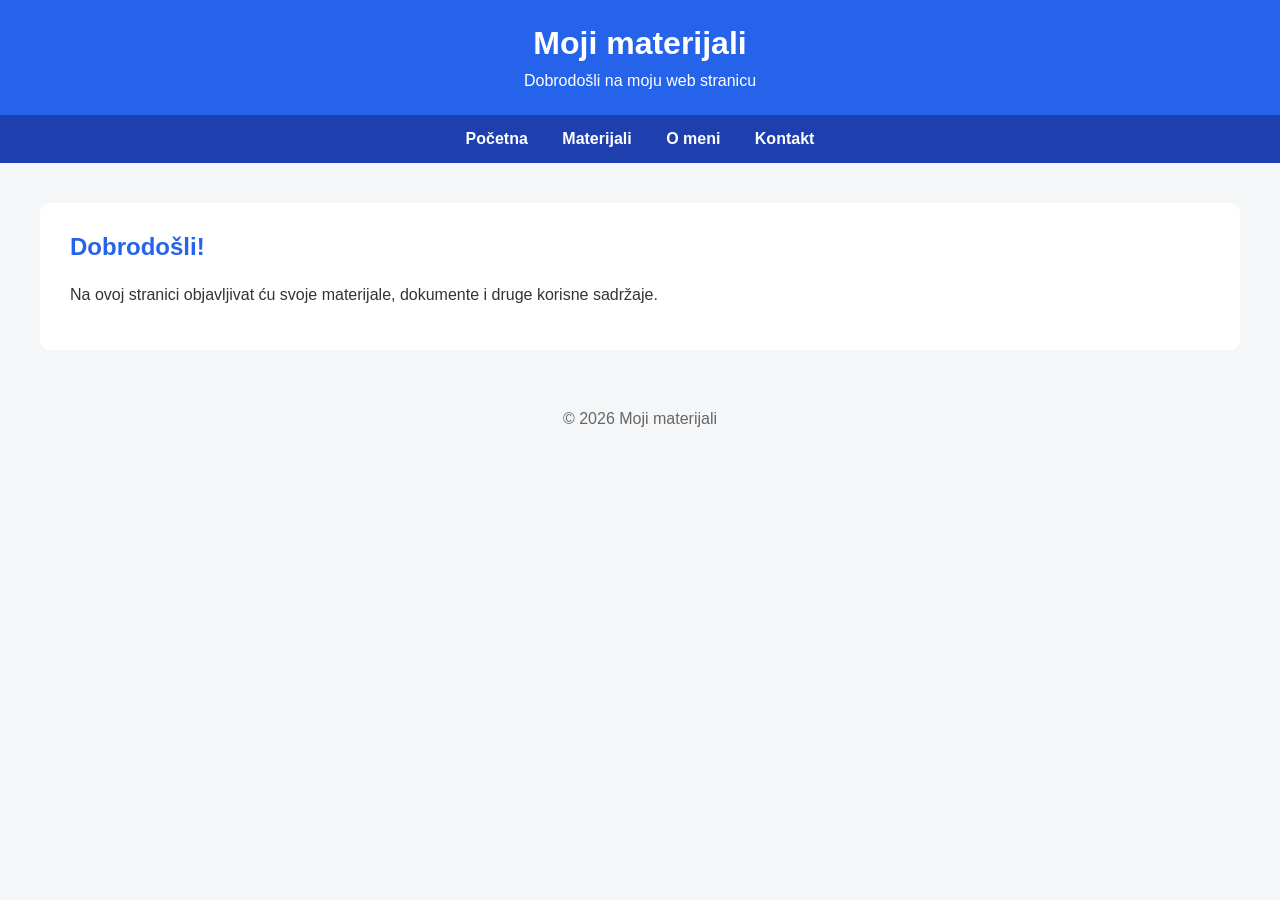
<file: index.html>
<!DOCTYPE html>
<html lang="hr">

<head>
    <meta charset="UTF-8">
    <meta name="viewport" content="width=device-width, initial-scale=1.0">
    <link rel="stylesheet" href="style.css">
    <title>Moji materijali</title>


</head>

<body>

    <header>
        <h1>Moji materijali</h1>
        <p>Dobrodošli na moju web stranicu</p>
    </header>

    <nav>
    <a href="index.html">Početna</a>
    <a href="materijali.html">Materijali</a>
    <a href="o-meni.html">O meni</a>
    <a href="kontakt.html">Kontakt</a>
    </nav>  

    <main>
        <h2>Dobrodošli!</h2>

        <p>
            Na ovoj stranici objavljivat ću svoje materijale,
            dokumente i druge korisne sadržaje.
        </p>



    </main>

    <footer>
        © 2026 Moji materijali
    </footer>

</body>

</html>
</file>
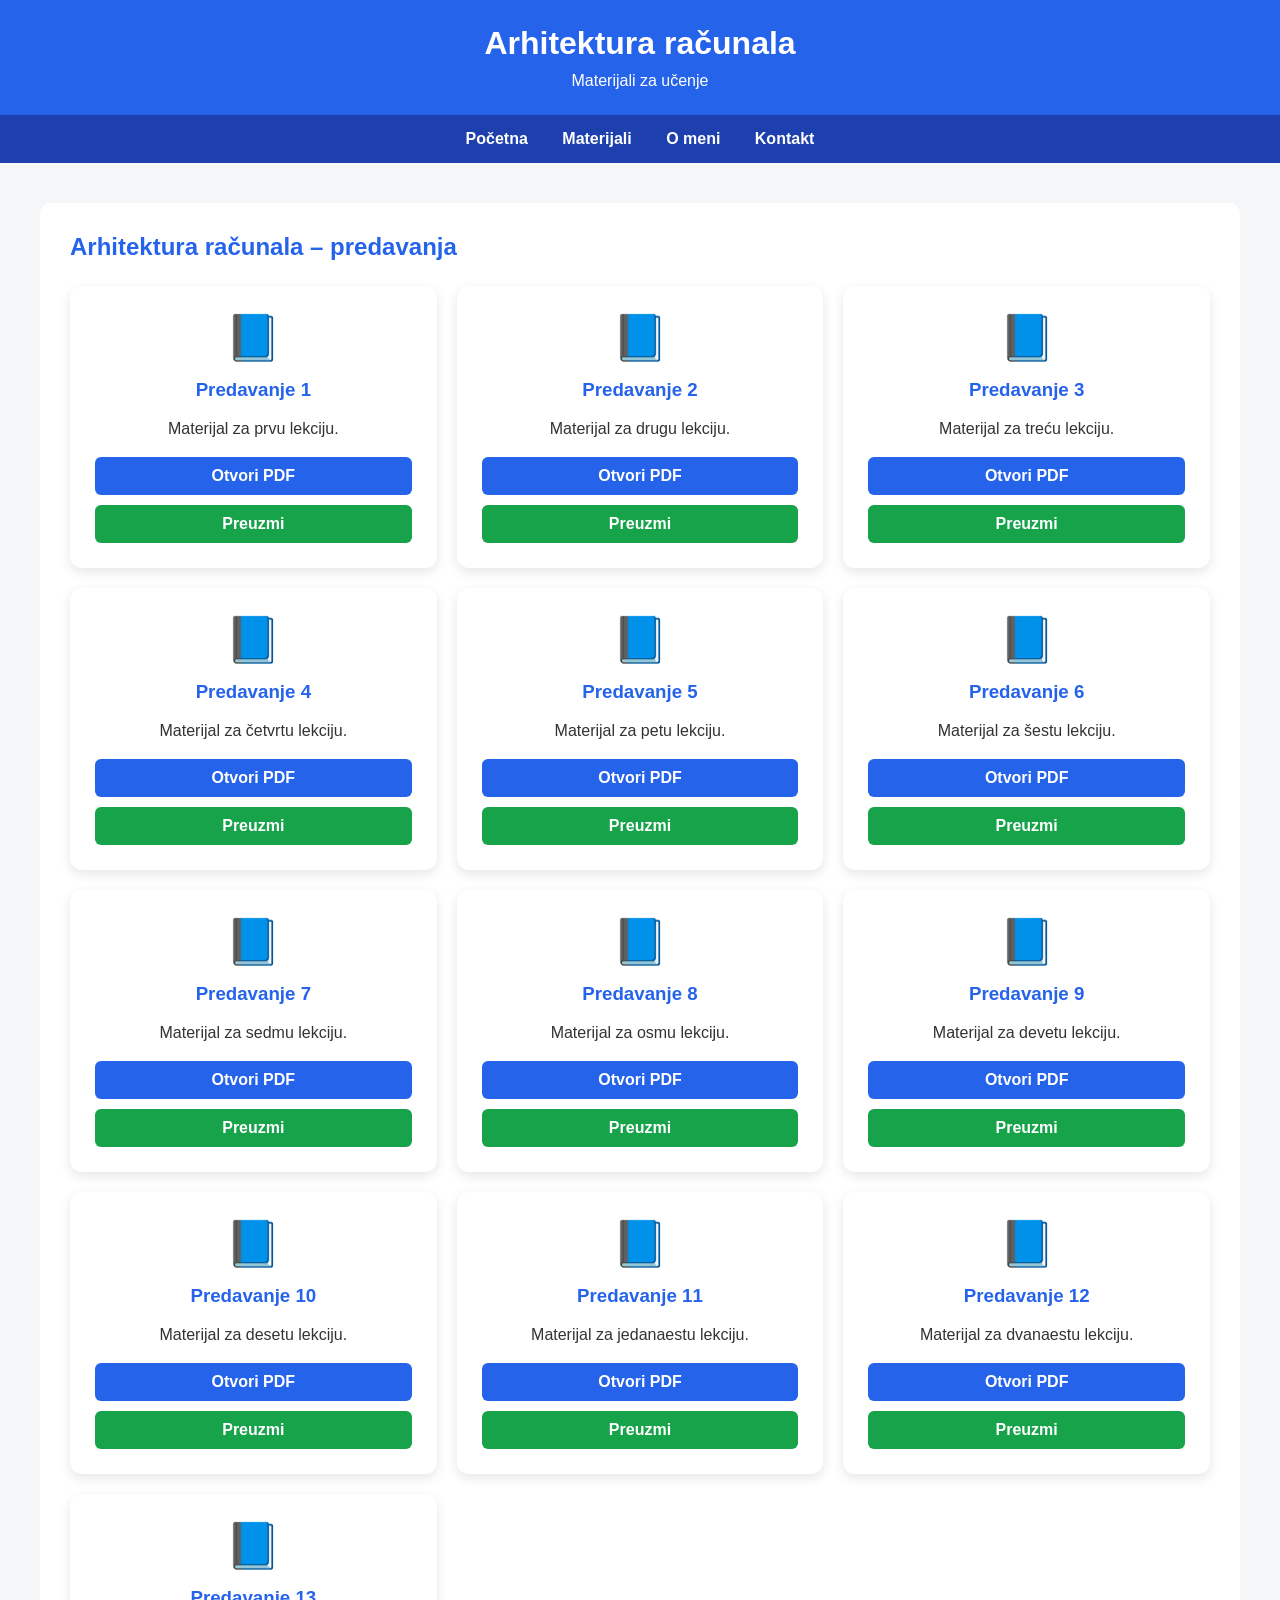
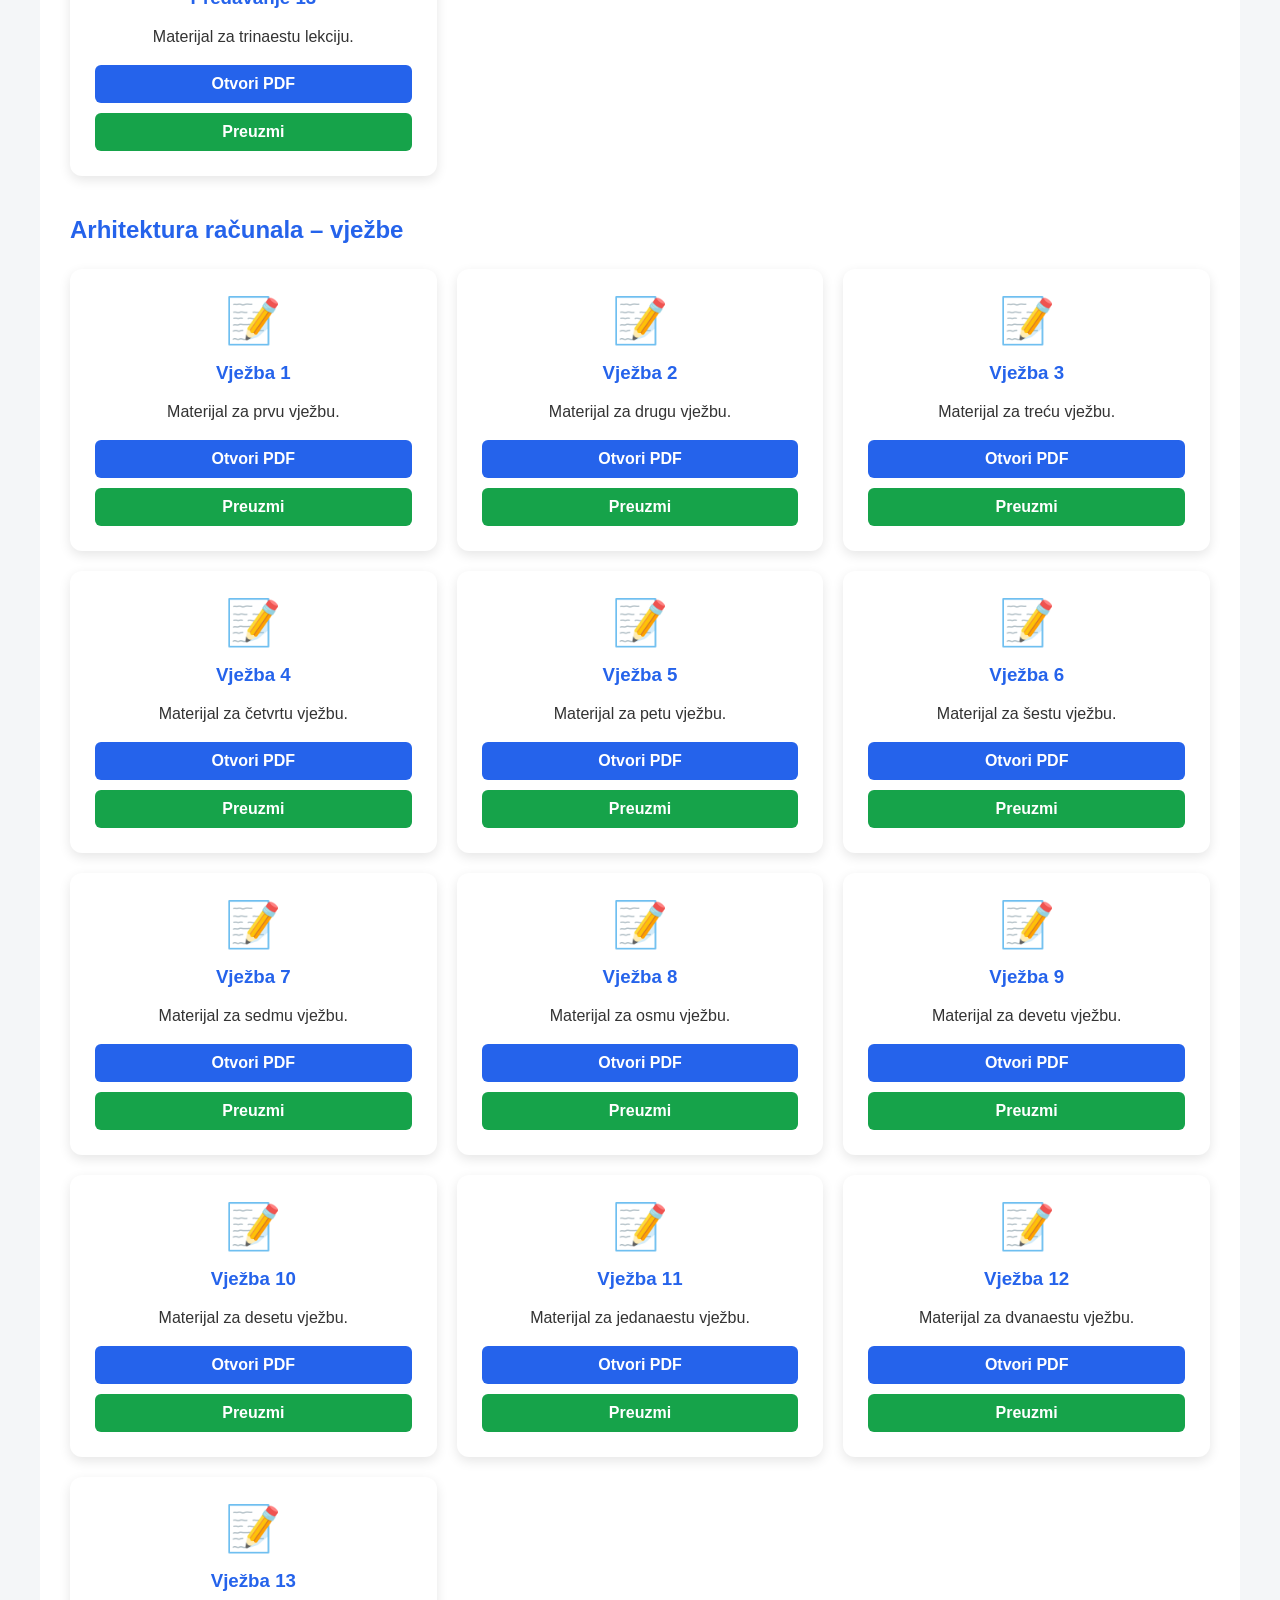
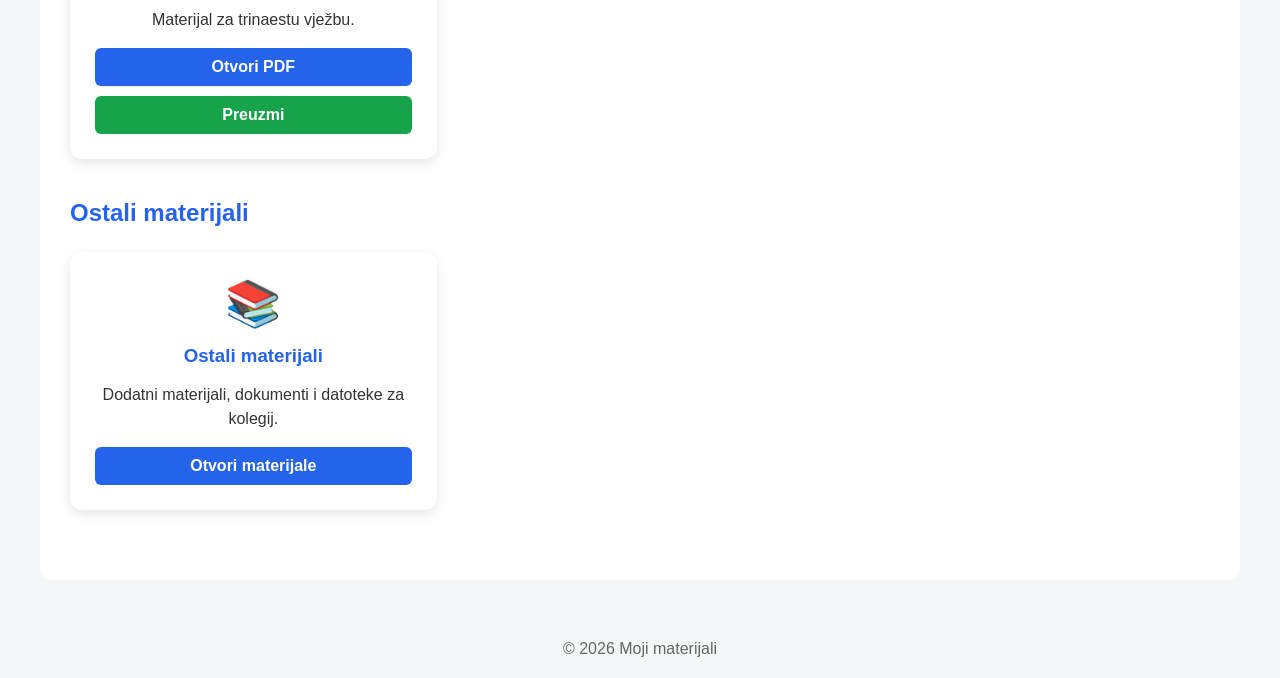
<file: arhitekturaracunala.html>
<!DOCTYPE html>
<html lang="hr">

<head>
    <meta charset="UTF-8">
    <meta name="viewport" content="width=device-width, initial-scale=1.0">

    <link rel="stylesheet" href="style.css">

    <title>Arhitektura računala</title>
</head>

<body>

    <header>
        <h1>Arhitektura računala</h1>
        <p>Materijali za učenje</p>
    </header>

    <nav>
    <a href="index.html">Početna</a>
    <a href="materijali.html">Materijali</a>
    <a href="o-meni.html">O meni</a>
    <a href="kontakt.html">Kontakt</a>
    </nav>

    <main>

        <!-- PREDAVANJA -->

        <h2>Arhitektura računala – predavanja</h2>

        <div class="materijali">

            <div class="kartica">
                <div class="ikona">📘</div>

                <h3>Predavanje 1</h3>

                <p>
                    Materijal za prvu lekciju.
                </p>

                <a href="materijali/arhitekturaracunala/Predavanje1.pdf"
                   target="_blank"
                   class="gumb">
                    Otvori PDF
                </a>

                <a href="materijali/arhitekturaracunala/Predavanje1.pdf"
                   download
                   class="gumb preuzmi">
                    Preuzmi
                </a>
            </div>


            <div class="kartica">
                <div class="ikona">📘</div>

                <h3>Predavanje 2</h3>

                <p>
                    Materijal za drugu lekciju.
                </p>

                <a href="materijali/arhitekturaracunala/Predavanje2.pdf"
                   target="_blank"
                   class="gumb">
                    Otvori PDF
                </a>

                <a href="materijali/arhitekturaracunala/Predavanje2.pdf"
                   download
                   class="gumb preuzmi">
                    Preuzmi
                </a>
            </div>


            <div class="kartica">
                <div class="ikona">📘</div>

                <h3>Predavanje 3</h3>

                <p>
                    Materijal za treću lekciju.
                </p>

                <a href="materijali/arhitekturaracunala/Predavanje3.pdf"
                   target="_blank"
                   class="gumb">
                    Otvori PDF
                </a>

                <a href="materijali/arhitekturaracunala/Predavanje3.pdf"
                   download
                   class="gumb preuzmi">
                    Preuzmi
                </a>
            </div>


            <div class="kartica">
                <div class="ikona">📘</div>

                <h3>Predavanje 4</h3>

                <p>
                    Materijal za četvrtu lekciju.
                </p>

                <a href="materijali/arhitekturaracunala/Predavanje4.pdf"
                   target="_blank"
                   class="gumb">
                    Otvori PDF
                </a>

                <a href="materijali/arhitekturaracunala/Predavanje4.pdf"
                   download
                   class="gumb preuzmi">
                    Preuzmi
                </a>
            </div>


            <div class="kartica">
                <div class="ikona">📘</div>

                <h3>Predavanje 5</h3>

                <p>
                    Materijal za petu lekciju.
                </p>

                <a href="materijali/arhitekturaracunala/Predavanje5.pdf"
                   target="_blank"
                   class="gumb">
                    Otvori PDF
                </a>

                <a href="materijali/arhitekturaracunala/Predavanje5.pdf"
                   download
                   class="gumb preuzmi">
                    Preuzmi
                </a>
            </div>

            <div class="kartica">
                <div class="ikona">📘</div>

                <h3>Predavanje 6</h3>

                <p>
                    Materijal za šestu lekciju.
                </p>

                <a href="materijali/arhitekturaracunala/Predavanje6.pdf"
                   target="_blank"
                   class="gumb">
                    Otvori PDF
                </a>

                <a href="materijali/arhitekturaracunala/Predavanje6.pdf"
                   download
                   class="gumb preuzmi">
                    Preuzmi
                </a>
            </div>

            
            <div class="kartica">
                <div class="ikona">📘</div>

                <h3>Predavanje 7</h3>

                <p>
                    Materijal za sedmu lekciju.
                </p>

                <a href="materijali/arhitekturaracunala/Predavanje7.pdf"
                   target="_blank"
                   class="gumb">
                    Otvori PDF
                </a>

                <a href="materijali/arhitekturaracunala/Predavanje7.pdf"
                   download
                   class="gumb preuzmi">
                    Preuzmi
                </a>
            </div>

            <div class="kartica">
                <div class="ikona">📘</div>

                <h3>Predavanje 8</h3>

                <p>
                    Materijal za osmu lekciju.
                </p>

                <a href="materijali/arhitekturaracunala/Predavanje8.pdf"
                   target="_blank"
                   class="gumb">
                    Otvori PDF
                </a>

                <a href="materijali/arhitekturaracunala/Predavanje8.pdf"
                   download
                   class="gumb preuzmi">
                    Preuzmi
                </a>
            </div>
            
            <div class="kartica">
                <div class="ikona">📘</div>

                <h3>Predavanje 9</h3>

                <p>
                    Materijal za devetu lekciju.
                </p>

                <a href="materijali/arhitekturaracunala/Predavanje9.pdf"
                   target="_blank"
                   class="gumb">
                    Otvori PDF
                </a>

                <a href="materijali/arhitekturaracunala/Predavanje9.pdf"
                   download
                   class="gumb preuzmi">
                    Preuzmi
                </a>
            </div>


            <div class="kartica">
                <div class="ikona">📘</div>

                <h3>Predavanje 10</h3>

                <p>
                    Materijal za desetu lekciju.
                </p>

                <a href="materijali/arhitekturaracunala/Predavanje10.pdf"
                   target="_blank"
                   class="gumb">
                    Otvori PDF
                </a>

                <a href="materijali/arhitekturaracunala/Predavanje10.pdf"
                   download
                   class="gumb preuzmi">
                    Preuzmi
                </a>
            </div>

            <div class="kartica">
                <div class="ikona">📘</div>

                <h3>Predavanje 11</h3>

                <p>
                    Materijal za jedanaestu lekciju.
                </p>

                <a href="materijali/arhitekturaracunala/Predavanje11.pdf"
                   target="_blank"
                   class="gumb">
                    Otvori PDF
                </a>

                <a href="materijali/arhitekturaracunala/Predavanje11.pdf"
                   download
                   class="gumb preuzmi">
                    Preuzmi
                </a>
            </div>


            <div class="kartica">
                <div class="ikona">📘</div>

                <h3>Predavanje 12</h3>

                <p>
                    Materijal za dvanaestu lekciju.
                </p>

                <a href="materijali/arhitekturaracunala/Predavanje12.pdf"
                   target="_blank"
                   class="gumb">
                    Otvori PDF
                </a>

                <a href="materijali/arhitekturaracunala/Predavanje12.pdf"
                   download
                   class="gumb preuzmi">
                    Preuzmi
                </a>
            </div>

            
            <div class="kartica">
                <div class="ikona">📘</div>

                <h3>Predavanje 13</h3>

                <p>
                    Materijal za trinaestu lekciju.
                </p>

                <a href="materijali/arhitekturaracunala/Predavanje13.pdf"
                   target="_blank"
                   class="gumb">
                    Otvori PDF
                </a>

                <a href="materijali/arhitekturaracunala/Predavanje13.pdf"
                   download
                   class="gumb preuzmi">
                    Preuzmi
                </a>
            </div>
            
        </div>


        <!-- VJEŽBE -->

        <h2>Arhitektura računala – vježbe</h2>

        <div class="materijali">

            <div class="kartica">
                <div class="ikona">📝</div>

                <h3>Vježba 1</h3>

                <p>
                    Materijal za prvu vježbu.
                </p>

                <a href="materijali/arhitekturaracunala/Vježba1.pdf"
                   target="_blank"
                   class="gumb">
                    Otvori PDF
                </a>

                <a href="materijali/arhitekturaracunala/Vježba1.pdf"
                   download
                   class="gumb preuzmi">
                    Preuzmi
                </a>
            </div>


            <div class="kartica">
                <div class="ikona">📝</div>

                <h3>Vježba 2</h3>

                <p>
                    Materijal za drugu vježbu.
                </p>

                <a href="materijali/arhitekturaracunala/Vježba2.pdf"
                   target="_blank"
                   class="gumb">
                    Otvori PDF
                </a>

                <a href="materijali/arhitekturaracunala/Vježba2.pdf"
                   download
                   class="gumb preuzmi">
                    Preuzmi
                </a>
            </div>


            <div class="kartica">
                <div class="ikona">📝</div>

                <h3>Vježba 3</h3>

                <p>
                    Materijal za treću vježbu.
                </p>

                <a href="materijali/arhitekturaracunala/Vježba3.pdf"
                   target="_blank"
                   class="gumb">
                    Otvori PDF
                </a>

                <a href="materijali/arhitekturaracunala/Vježba3.pdf"
                   download
                   class="gumb preuzmi">
                    Preuzmi
                </a>
            </div>


            <div class="kartica">
                <div class="ikona">📝</div>

                <h3>Vježba 4</h3>

                <p>
                    Materijal za četvrtu vježbu.
                </p>

                <a href="materijali/arhitekturaracunala/Vježba4.pdf"
                   target="_blank"
                   class="gumb">
                    Otvori PDF
                </a>

                <a href="materijali/arhitekturaracunala/Vježba4.pdf"
                   download
                   class="gumb preuzmi">
                    Preuzmi
                </a>
            </div>

            
            <div class="kartica">
                <div class="ikona">📝</div>

                <h3>Vježba 5</h3>

                <p>
                    Materijal za petu vježbu.
                </p>

                <a href="materijali/arhitekturaracunala/Vježba5.pdf"
                   target="_blank"
                   class="gumb">
                    Otvori PDF
                </a>

                <a href="materijali/arhitekturaracunala/Vježba5.pdf"
                   download
                   class="gumb preuzmi">
                    Preuzmi
                </a>
            </div>
            
            <div class="kartica">
                <div class="ikona">📝</div>

                <h3>Vježba 6</h3>

                <p>
                    Materijal za šestu vježbu.
                </p>

                <a href="materijali/arhitekturaracunala/Vježba6.pdf"
                   target="_blank"
                   class="gumb">
                    Otvori PDF
                </a>

                <a href="materijali/arhitekturaracunala/Vježba6.pdf"
                   download
                   class="gumb preuzmi">
                    Preuzmi
                </a>
            </div>

                        <div class="kartica">
                <div class="ikona">📝</div>

                <h3>Vježba 7</h3>

                <p>
                    Materijal za sedmu vježbu.
                </p>

                <a href="materijali/arhitekturaracunala/Vježba7.pdf"
                   target="_blank"
                   class="gumb">
                    Otvori PDF
                </a>

                <a href="materijali/arhitekturaracunala/Vježba7.pdf"
                   download
                   class="gumb preuzmi">
                    Preuzmi
                </a>
            </div>
            
            <div class="kartica">
                <div class="ikona">📝</div>

                <h3>Vježba 8</h3>

                <p>
                    Materijal za osmu vježbu.
                </p>

                <a href="materijali/arhitekturaracunala/Vježba8.pdf"
                   target="_blank"
                   class="gumb">
                    Otvori PDF
                </a>

                <a href="materijali/arhitekturaracunala/Vježba8.pdf"
                   download
                   class="gumb preuzmi">
                    Preuzmi
                </a>
            </div>
            <div class="kartica">
                <div class="ikona">📝</div>

                <h3>Vježba 9</h3>

                <p>
                    Materijal za devetu vježbu.
                </p>

                <a href="materijali/arhitekturaracunala/Vježba9.pdf"
                   target="_blank"
                   class="gumb">
                    Otvori PDF
                </a>

                <a href="materijali/arhitekturaracunala/Vježba9.pdf"
                   download
                   class="gumb preuzmi">
                    Preuzmi
                </a>
            </div>
            <div class="kartica">
                <div class="ikona">📝</div>

                <h3>Vježba 10</h3>

                <p>
                    Materijal za desetu vježbu.
                </p>

                <a href="materijali/arhitekturaracunala/Vježba10.pdf"
                   target="_blank"
                   class="gumb">
                    Otvori PDF
                </a>

                <a href="materijali/arhitekturaracunala/Vježba10.pdf"
                   download
                   class="gumb preuzmi">
                    Preuzmi
                </a>
            </div>
                        <div class="kartica">
                <div class="ikona">📝</div>

                <h3>Vježba 11</h3>

                <p>
                    Materijal za jedanaestu vježbu.
                </p>

                <a href="materijali/arhitekturaracunala/Vježba11.pdf"
                   target="_blank"
                   class="gumb">
                    Otvori PDF
                </a>

                <a href="materijali/arhitekturaracunala/Vježba11.pdf"
                   download
                   class="gumb preuzmi">
                    Preuzmi
                </a>
            </div>
                        <div class="kartica">
                <div class="ikona">📝</div>

                <h3>Vježba 12</h3>

                <p>
                    Materijal za dvanaestu vježbu.
                </p>

                <a href="materijali/arhitekturaracunala/Vježba12.pdf"
                   target="_blank"
                   class="gumb">
                    Otvori PDF
                </a>

                <a href="materijali/arhitekturaracunala/Vježba12.pdf"
                   download
                   class="gumb preuzmi">
                    Preuzmi
                </a>
            </div>
                        <div class="kartica">
                <div class="ikona">📝</div>

                <h3>Vježba 13</h3>

                <p>
                    Materijal za trinaestu vježbu.
                </p>

                <a href="materijali/arhitekturaracunala/Vježba13.pdf"
                   target="_blank"
                   class="gumb">
                    Otvori PDF
                </a>

                <a href="materijali/arhitekturaracunala/Vježba13.pdf"
                   download
                   class="gumb preuzmi">
                    Preuzmi
                </a>
            </div>
            </div>
            <!-- OSTALI MATERIJALI -->

<h2>Ostali materijali</h2>

<div class="materijali">

    <div class="kartica">
        <div class="ikona">📚</div>

        <h3>Ostali materijali</h3>

        <p>
            Dodatni materijali, dokumenti i datoteke za kolegij.
        </p>

        <a href="ostali-materijali.html" class="gumb">
            Otvori materijale
        </a>
    </div>

</div>


    </main>

    <footer>
        © 2026 Moji materijali
    </footer>

</body>

</html>
</file>
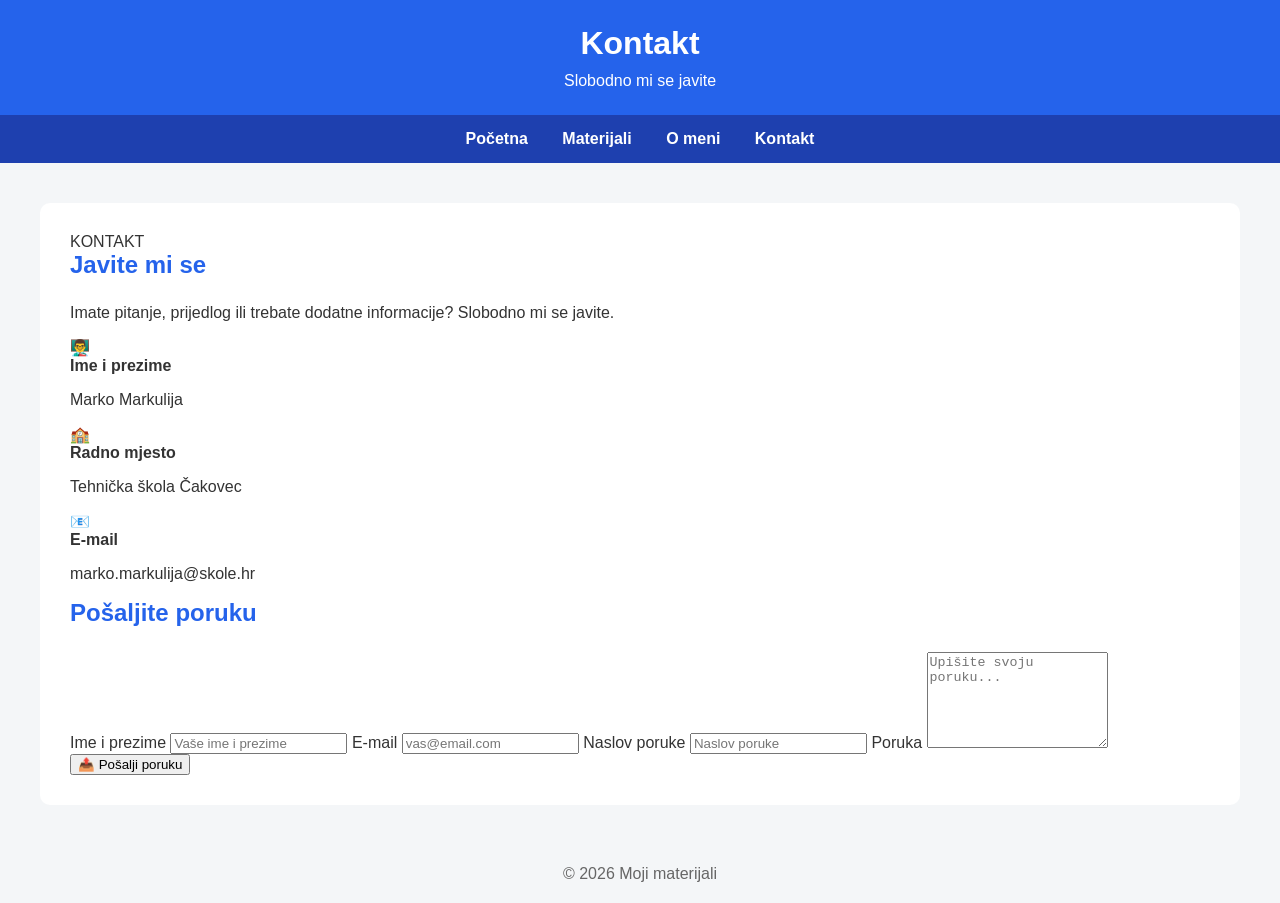
<file: kontakt.html>
<!DOCTYPE html>
<html lang="hr">

<head>
    <meta charset="UTF-8">
    <meta name="viewport" content="width=device-width, initial-scale=1.0">

    <link rel="stylesheet" href="style.css">

    <title>Kontakt</title>
</head>

<body>

    <header>
        <h1>Kontakt</h1>
        <p>Slobodno mi se javite</p>
    </header>

    <nav>
        <a href="index.html">Početna</a>
        <a href="materijali.html">Materijali</a>
        <a href="o-meni.html">O meni</a>
        <a href="kontakt.html">Kontakt</a>
    </nav>

    <main>

        <section class="kontakt">

            <!-- LIJEVA STRANA -->
            <div class="kontakt-podaci">

                <span class="kontakt-oznaka">KONTAKT</span>

                <h2>Javite mi se</h2>

                <p class="kontakt-opis">
                    Imate pitanje, prijedlog ili trebate dodatne
                    informacije? Slobodno mi se javite.
                </p>

                <div class="kontakt-stavka">
                    <div class="kontakt-ikona">👨‍🏫</div>
                    <div>
                        <strong>Ime i prezime</strong>
                        <p>Marko Markulija</p>
                    </div>
                </div>

                <div class="kontakt-stavka">
                    <div class="kontakt-ikona">🏫</div>
                    <div>
                        <strong>Radno mjesto</strong>
                        <p>Tehnička škola Čakovec</p>
                    </div>
                </div>

                <div class="kontakt-stavka">
                    <div class="kontakt-ikona">📧</div>
                    <div>
                        <strong>E-mail</strong>
                        <p>marko.markulija@skole.hr</p>
                    </div>
                </div>

            </div>


            <!-- DESNA STRANA - FORMA -->
            <div class="kontakt-forma">

                <h2>Pošaljite poruku</h2>

                <form>

                    <label for="ime">Ime i prezime</label>
                    <input
                        type="text"
                        id="ime"
                        name="ime"
                        placeholder="Vaše ime i prezime"
                        required
                    >

                    <label for="email">E-mail</label>
                    <input
                        type="email"
                        id="email"
                        name="email"
                        placeholder="vas@email.com"
                        required
                    >

                    <label for="naslov">Naslov poruke</label>
                    <input
                        type="text"
                        id="naslov"
                        name="naslov"
                        placeholder="Naslov poruke"
                        required
                    >

                    <label for="poruka">Poruka</label>
                    <textarea
                        id="poruka"
                        name="poruka"
                        rows="6"
                        placeholder="Upišite svoju poruku..."
                        required
                    ></textarea>

                    <button type="submit">
                        📤 Pošalji poruku
                    </button>

                </form>

            </div>

        </section>

    </main>

    <footer>
        © 2026 Moji materijali
    </footer>

</body>

</html>
</file>
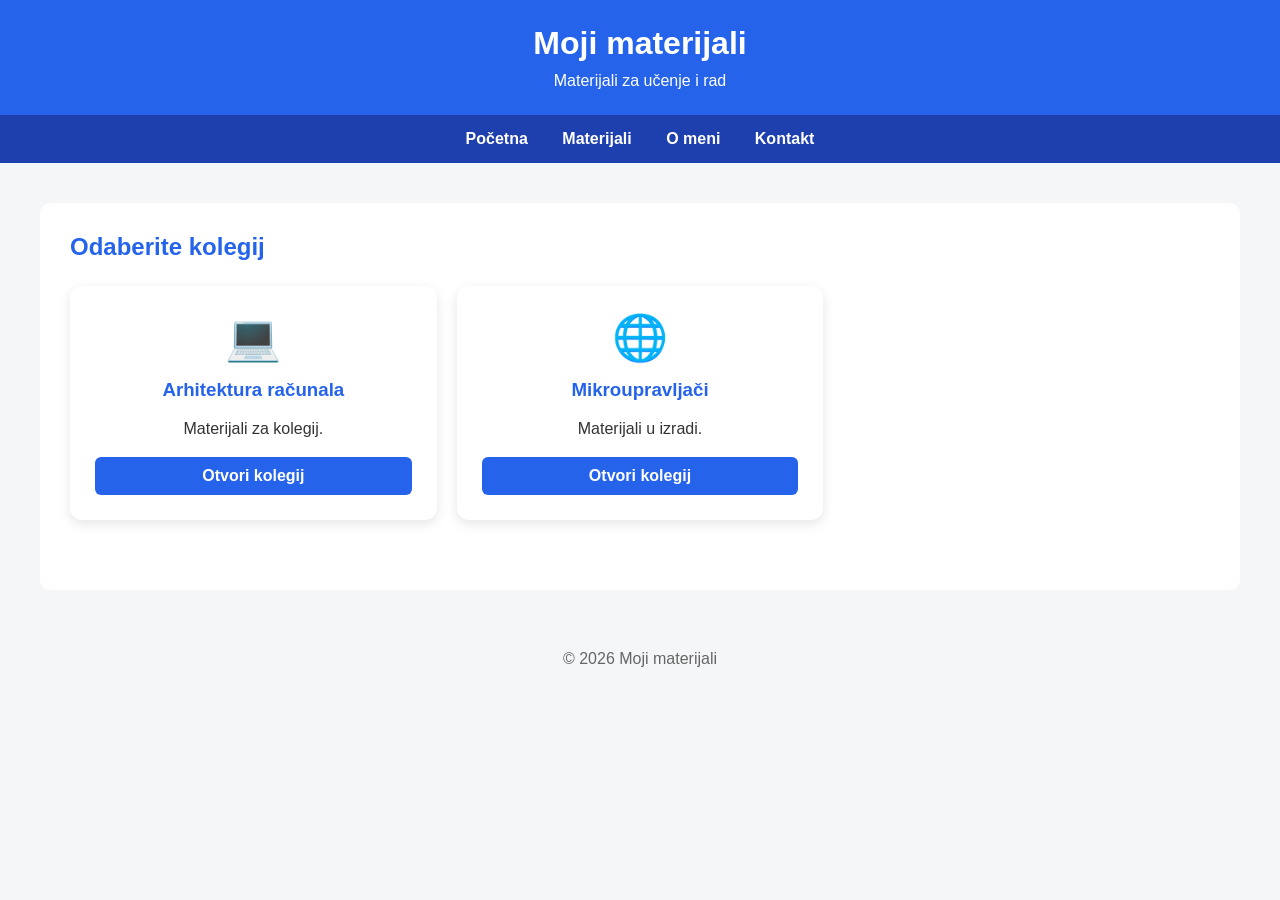
<file: materijali.html>
<!DOCTYPE html>
<html lang="hr">

<head>
    <meta charset="UTF-8">
    <meta name="viewport" content="width=device-width, initial-scale=1.0">

    <link rel="stylesheet" href="style.css">

    <title>Materijali</title>
</head>

<body>

    <header>
        <h1>Moji materijali</h1>
        <p>Materijali za učenje i rad</p>
    </header>

    <nav>
    <a href="index.html">Početna</a>
    <a href="materijali.html">Materijali</a>
    <a href="o-meni.html">O meni</a>
    <a href="kontakt.html">Kontakt</a>
    </nav>

    <main>

        <h2>Odaberite kolegij</h2>

        <div class="materijali">

            <!-- Arhitektura računala -->
            <div class="kartica">
                <div class="ikona">💻</div>

                <h3>Arhitektura računala</h3>

                <p>
                    Materijali za kolegij.
                </p>

                <a href="arhitekturaracunala.html" class="gumb">
                    Otvori kolegij
                </a>
            </div>


            <!-- Mikroupravljači -->
            <div class="kartica">
                <div class="ikona">🌐</div>

                <h3>Mikroupravljači</h3>

                <p>
                    Materijali u izradi.
                </p>

                <a href="mikroupravljaci.html" class="gumb">
                    Otvori kolegij
                </a>
            </div>



        </div>

    </main>

    <footer>
        © 2026 Moji materijali
    </footer>

</body>

</html>
</file>
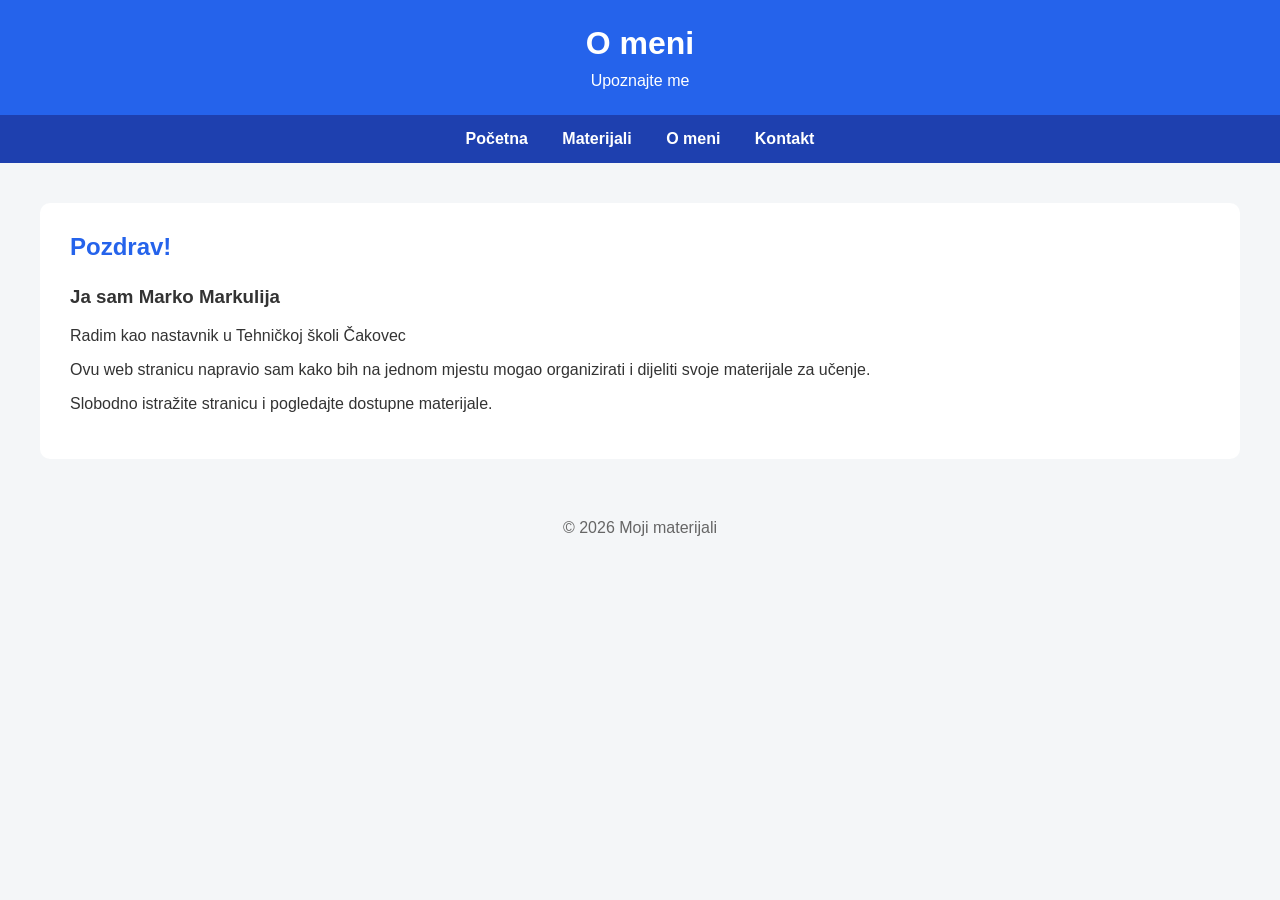
<file: o-meni.html>
<!DOCTYPE html>
<html lang="hr">

<head>
    <meta charset="UTF-8">
    <meta name="viewport" content="width=device-width, initial-scale=1.0">

    <link rel="stylesheet" href="style.css">

    <title>O meni</title>
</head>

<body>

    <header>
        <h1>O meni</h1>
        <p>Upoznajte me</p>
    </header>

    <nav>
    <a href="index.html">Početna</a>
    <a href="materijali.html">Materijali</a>
    <a href="o-meni.html">O meni</a>
    <a href="kontakt.html">Kontakt</a>
    </nav>

    <main>

        <section class="o-meni">


            <!-- TEKST -->
            <div class="o-meni-tekst">

                <h2>Pozdrav!</h2>

                <h3>Ja sam Marko Markulija</h3>

                <p>
                    Radim kao nastavnik u Tehničkoj školi Čakovec
                </p>

                <p>
                    Ovu web stranicu napravio sam kako bih
                    na jednom mjestu mogao organizirati i
                    dijeliti svoje materijale za učenje.
                </p>

                <p>
                    Slobodno istražite stranicu i pogledajte
                    dostupne materijale.
                </p>

            </div>

        </section>

    </main>

    <footer>
        © 2026 Moji materijali
    </footer>

</body>

</html>
</file>
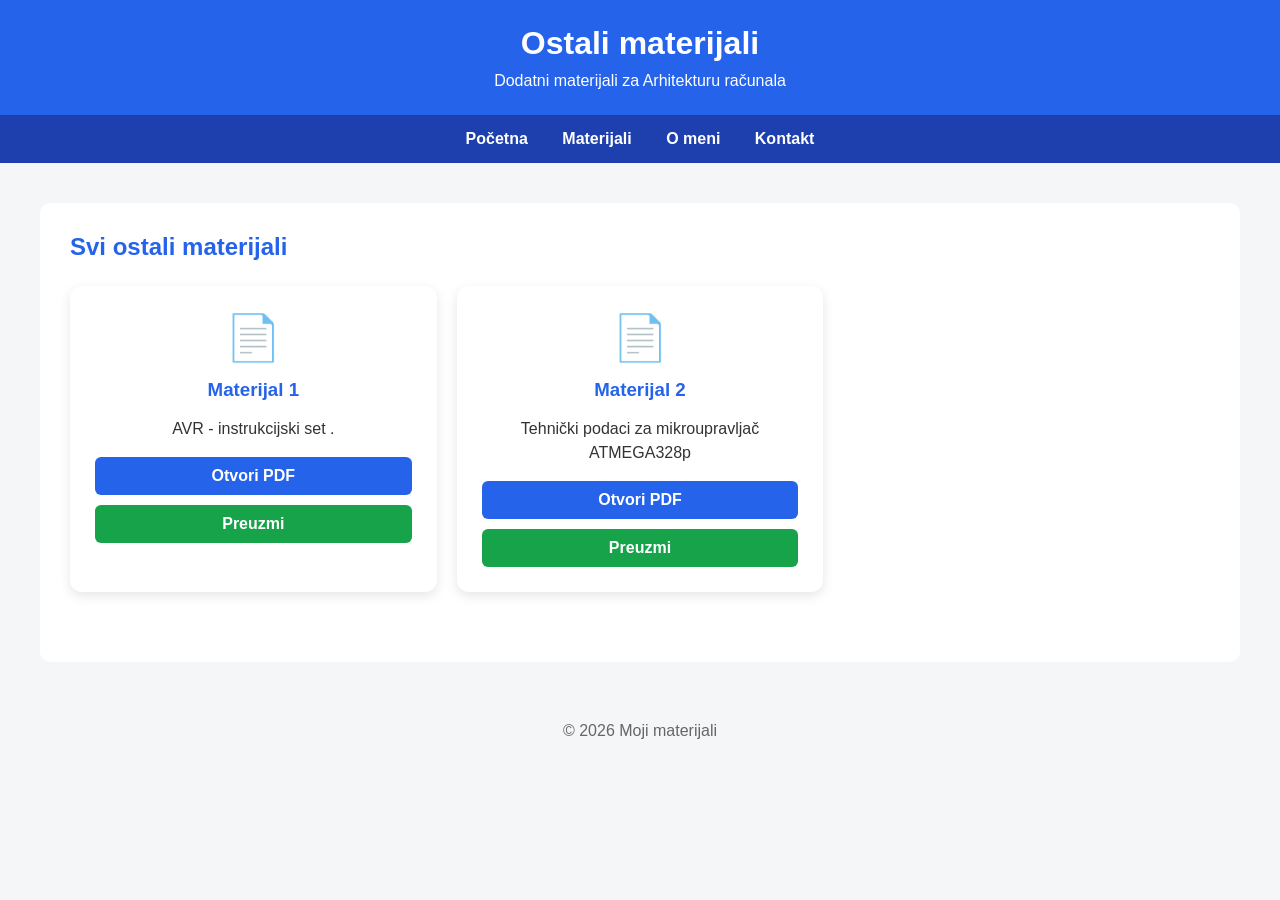
<file: ostali-materijali.html>
<!DOCTYPE html>
<html lang="hr">

<head>
    <meta charset="UTF-8">
    <meta name="viewport" content="width=device-width, initial-scale=1.0">

    <link rel="stylesheet" href="style.css">

    <title>Ostali materijali</title>
</head>

<body>

    <header>
        <h1>Ostali materijali</h1>
        <p>Dodatni materijali za Arhitekturu računala</p>
    </header>

    <nav>
    <a href="index.html">Početna</a>
    <a href="materijali.html">Materijali</a>
    <a href="o-meni.html">O meni</a>
    <a href="kontakt.html">Kontakt</a>
    </nav>

    <main>

        <h2>Svi ostali materijali</h2>

        <div class="materijali">

            <!-- MATERIJAL 1 -->
            <div class="kartica">
                <div class="ikona">📄</div>

                <h3>Materijal 1</h3>

                <p>
                    AVR - instrukcijski set .
                </p>

                <a href="materijali/arhitekturaracunala/AVR-Instruction-Set-Manual-DS40002198A.pdf"
                   target="_blank"
                   class="gumb">
                    Otvori PDF
                </a>

                <a href="materijali/arhitekturaracunala/AVR-Instruction-Set-Manual-DS40002198A.pdf"
                   download
                   class="gumb preuzmi">
                    Preuzmi
                </a>
            </div>


            <!-- MATERIJAL 2 -->
            <div class="kartica">
                <div class="ikona">📄</div>

                <h3>Materijal 2</h3>

                <p>
                    Tehnički podaci za mikroupravljač ATMEGA328p
                </p>

                <a href="materijali/arhitekturaracunala/Atmel-7810-Automotive-Microcontrollers-ATmega328P_Datasheet.pdf"
                   target="_blank"
                   class="gumb">
                    Otvori PDF
                </a>

                <a href="materijali/arhitekturaracunala/Atmel-7810-Automotive-Microcontrollers-ATmega328P_Datasheet.pdf"
                   download
                   class="gumb preuzmi">
                    Preuzmi
                </a>
            </div>


            

        </div>

    </main>

    <footer>
        © 2026 Moji materijali
    </footer>

</body>

</html>
</file>
<file: style.css>
/* =========================
   OSNOVNI STILOVI
   ========================= */

body {
    margin: 0;
    font-family: Arial, sans-serif;
    background-color: #f4f6f8;
    color: #333;
}


/* =========================
   ZAGLAVLJE
   ========================= */

header {
    background-color: #2563eb;
    color: white;
    padding: 25px;
    text-align: center;
}

header h1 {
    margin: 0 0 10px 0;
}

header p {
    margin: 0;
}


/* =========================
   NAVIGACIJA
   ========================= */

nav {
    background-color: #1e40af;
    padding: 15px;
    text-align: center;
}

nav a {
    color: white;
    text-decoration: none;
    margin: 0 15px;
    font-weight: bold;
}

nav a:hover {
    text-decoration: underline;
}


/* =========================
   GLAVNI SADRŽAJ
   ========================= */

main {
    max-width: 1200px;
    margin: 40px auto;
    background-color: white;
    padding: 30px;
    border-radius: 10px;
    box-sizing: border-box;
}

h2 {
    color: #2563eb;
    margin-top: 0;
    margin-bottom: 25px;
}


/* =========================
   KARTICE
   ========================= */

.materijali {
    display: grid;
    grid-template-columns: repeat(3, 1fr);
    gap: 20px;
    align-items: stretch;
    margin-bottom: 40px;
}

.kartica {
    background-color: #ffffff;
    border-radius: 12px;
    padding: 25px;
    box-shadow: 0 4px 12px rgba(0, 0, 0, 0.1);
    text-align: center;
    box-sizing: border-box;
}

.kartica h3 {
    color: #2563eb;
    margin-top: 15px;
    margin-bottom: 10px;
}

.kartica p {
    line-height: 1.5;
}


/* =========================
   IKONA
   ========================= */

.ikona {
    font-size: 45px;
    margin-bottom: 10px;
}


/* =========================
   GUMBI
   ========================= */

.gumb {
    display: block;
    background-color: #2563eb;
    color: white;
    text-decoration: none;
    padding: 10px;
    margin-top: 10px;
    border-radius: 6px;
    font-weight: bold;
}

.gumb:hover {
    background-color: #1e40af;
}


/* =========================
   GUMB ZA PREUZIMANJE
   ========================= */

.gumb.preuzmi {
    background-color: #16a34a;
}

.gumb.preuzmi:hover {
    background-color: #15803d;
}


/* =========================
   PODNOŽJE
   ========================= */

footer {
    text-align: center;
    padding: 20px;
    color: #666;
}


/* =========================
   TABLET
   ========================= */

@media (max-width: 900px) {

    main {
        margin: 30px 20px;
    }

    .materijali {
        grid-template-columns: repeat(2, 1fr);
    }

}


/* =========================
   MOBITEL
   ========================= */

@media (max-width: 600px) {

    header {
        padding: 20px;
    }

    nav {
        padding: 12px;
    }

    nav a {
        display: inline-block;
        margin: 5px 8px;
    }

    main {
        margin: 20px 10px;
        padding: 20px;
    }

    .materijali {
        grid-template-columns: 1fr;
        gap: 15px;
    }

    .kartica {
        padding: 20px;
    }

}
</file>
